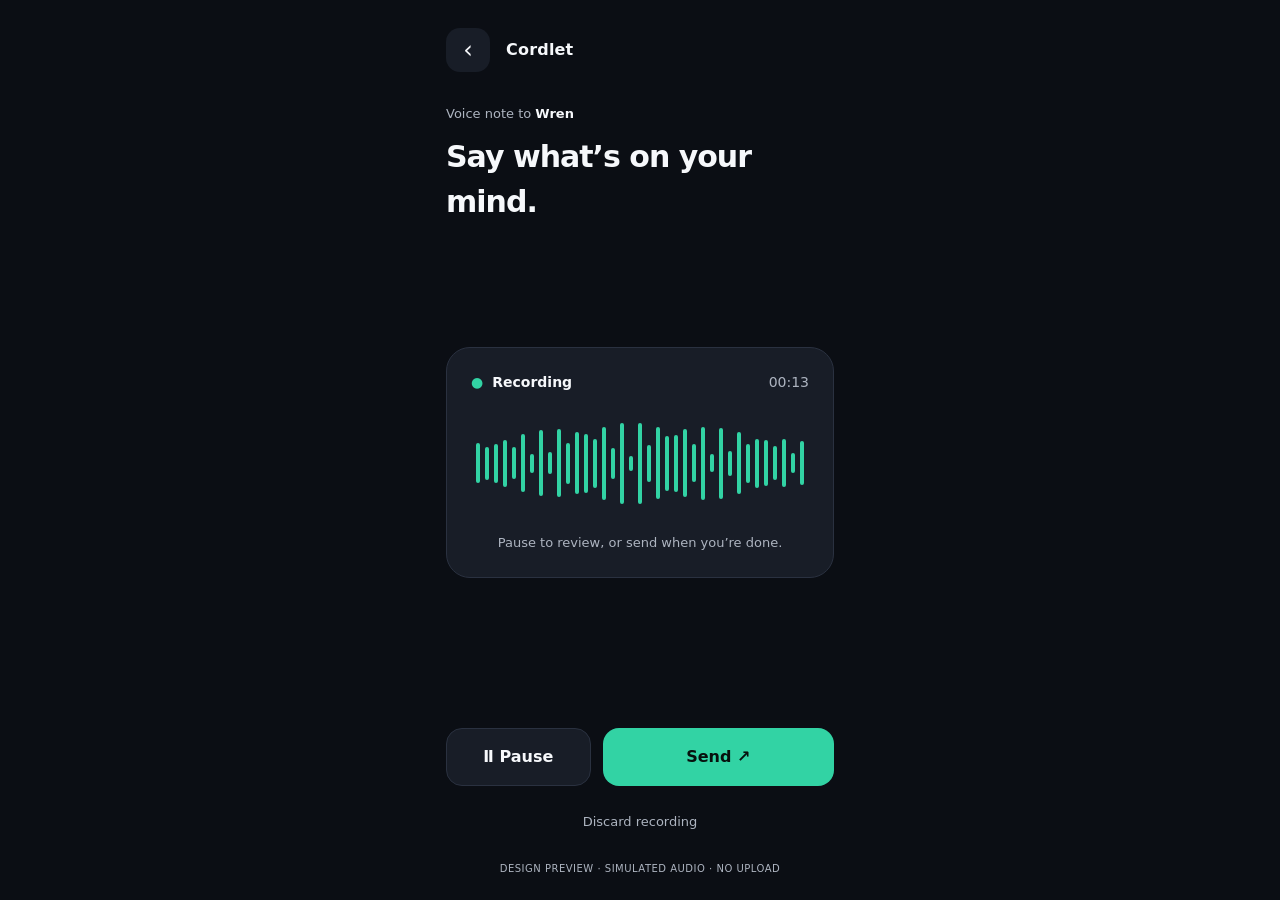
<file: sketches/voice-simple/index.html>
<!doctype html><html lang="en"><head><meta charset="utf-8"><meta name="viewport" content="width=device-width,initial-scale=1"><title>Cordlet · Simple voice</title><link rel="stylesheet" href="../theme/tokens.css"><style>
*{box-sizing:border-box}body{margin:0;background:var(--background);color:var(--text);font:16px/1.5 system-ui,sans-serif}main{max-width:440px;margin:auto;min-height:100svh;padding:28px 26px 24px;display:flex;flex-direction:column}header{display:flex;align-items:center;gap:16px}button{font:inherit;cursor:pointer;border:none}button:focus-visible{outline:2px solid var(--secondary);outline-offset:4px}.back{background:var(--surface);color:var(--text);width:44px;height:44px;border-radius:14px;font-size:24px}header span{font-weight:650;letter-spacing:.2px}.dest{margin:32px 0 0;color:var(--text-secondary);font-size:13px}.dest strong{color:var(--text);font-weight:550}h1{font-size:30px;letter-spacing:-1px;font-weight:600;margin:10px 0 0}.card{margin:auto 0;background:var(--surface);border:1px solid var(--outline);border-radius:var(--radius-panel);padding:24px}.top{display:flex;justify-content:space-between;align-items:center}.live{font-size:14px;font-weight:550}.live:before{content:'●';color:var(--primary);margin-right:9px}.time{font-size:14px;color:var(--text-secondary);font-variant-numeric:tabular-nums}.wave{height:140px;display:flex;align-items:center;justify-content:center;gap:5px;overflow:hidden}.wave i{width:4px;flex-shrink:0;background:var(--primary);border-radius:3px;animation:level .8s ease-in-out infinite alternate}@keyframes level{to{transform:scaleY(.35)}}body.paused .wave i,body.sent .wave i{animation-play-state:paused}.hint{font-size:13px;text-align:center;color:var(--text-secondary);margin:0}.review{display:none;margin:14px auto 0;background:var(--surface-inset);color:var(--secondary);border:1px solid var(--outline);border-radius:12px;padding:10px 18px}body.paused .review{display:block}.controls{display:grid;grid-template-columns:1fr 1.6fr;gap:12px;margin-top:26px}.controls button{height:58px;border-radius:var(--radius-control);font-weight:650}.pause{background:var(--surface);border:1px solid var(--outline);color:var(--text)}.send{background:var(--primary);color:var(--on-primary)}.discard{align-self:center;margin:16px 0 20px;background:transparent;color:var(--text-secondary);font-size:13px;padding:10px}.demo{text-align:center;font-size:10px;letter-spacing:.5px;color:var(--text-secondary);margin:0}.controls button:disabled{opacity:.5;cursor:default}
</style></head><body><main><header><button class="back" aria-label="Back" onclick="document.getElementById('hint').textContent='Back to composer (preview only)'">‹</button><span>Cordlet</span></header><p class="dest">Voice note to <strong>Wren</strong></p><h1>Say what’s on your mind.</h1><section class="card"><div class="top"><span class="live" id="state">Recording</span><span class="time" id="time">00:12</span></div><div class="wave" id="wave" aria-label="Simulated microphone activity"></div><p class="hint" id="hint">Pause to review, or send when you’re done.</p><button class="review" id="play" onclick="this.textContent=this.textContent.includes('Play')?'Ⅱ Stop preview':'▷ Play recording'">▷ Play recording</button></section><div class="controls"><button class="pause" id="pause">Ⅱ Pause</button><button class="send" id="send">Send ↗</button></div><button class="discard" id="discard">Discard recording</button><p class="demo">DESIGN PREVIEW · SIMULATED AUDIO · NO UPLOAD</p></main><script>
const wave=document.getElementById('wave');for(let i=0;i<43;i++){const bar=document.createElement('i');bar.style.height=(12+Math.abs(Math.sin(i*1.73))*70*(.3+.7*Math.sin(Math.PI*i/42)))+'px';bar.style.animationDelay=(-i*.13)+'s';wave.appendChild(bar)}let paused=false,secs=12,sending=false,sent=false;const state=document.getElementById('state'),pause=document.getElementById('pause'),send=document.getElementById('send'),hint=document.getElementById('hint');setInterval(()=>{if(!paused&&!sending&&!sent){secs++;document.getElementById('time').textContent=String(Math.floor(secs/60)).padStart(2,'0')+':'+String(secs%60).padStart(2,'0')}},1000);pause.onclick=()=>{paused=!paused;document.body.classList.toggle('paused',paused);state.textContent=paused?'Paused':'Recording';pause.textContent=paused?'● Resume':'Ⅱ Pause';hint.textContent=paused?'Listen back, resume, or send.':'Pause to review, or send when you’re done.'};send.onclick=()=>{sending=true;document.body.classList.remove('paused');document.body.classList.add('sent');state.textContent='Sending…';send.disabled=pause.disabled=true;hint.textContent='Uploading recording (simulated).';setTimeout(()=>{state.textContent='Accepted by Hermes';hint.textContent='Reply will arrive in Discord (simulated).';send.textContent='Accepted ✓';sent=true;sending=false},1000)};document.getElementById('discard').onclick=()=>location.reload();
</script></body></html>
</file>
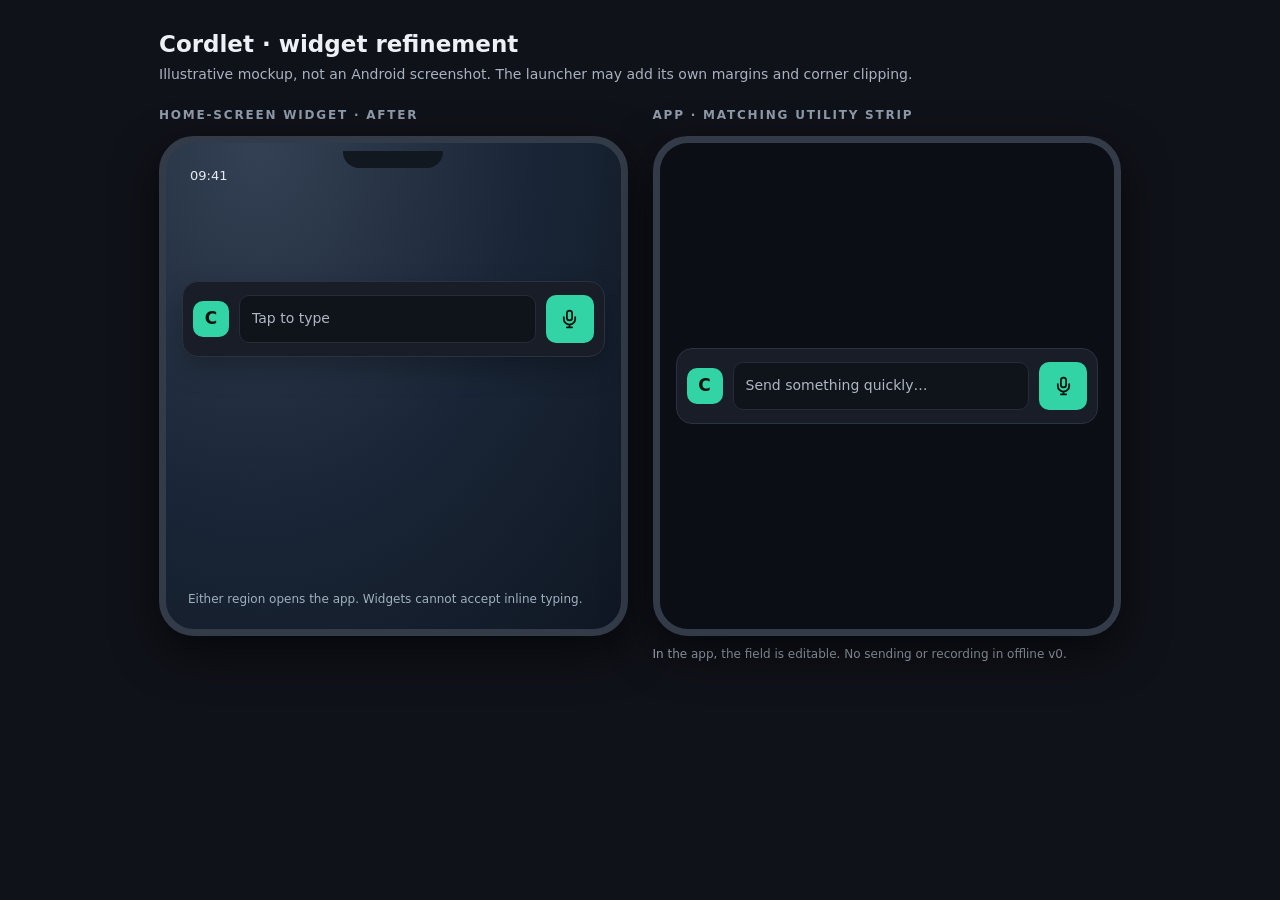
<file: docs/widget-after-preview.html>
<!doctype html><html lang="en"><head><meta charset="utf-8"><meta name="viewport" content="width=device-width,initial-scale=1"><title>Cordlet widget refinement — illustration</title><style>*{box-sizing:border-box}body{margin:0;background:#101219;color:#edf1f5;font:14px/1.4 system-ui,-apple-system,Segoe UI,sans-serif}.page{max-width:1010px;margin:0 auto;padding:28px 24px 36px}h1{font-size:23px;margin:0 0 5px}p{color:#a8b2c0;margin:0 0 22px}.compare{display:flex;gap:25px;align-items:flex-start}.panel{flex:1;min-width:0}.label{color:#8f9baa;font-size:12px;text-transform:uppercase;letter-spacing:.15em;font-weight:700;margin:0 0 12px}.phone{height:500px;border:7px solid #333b49;border-radius:35px;background:radial-gradient(ellipse at 20% 0%,#344154 0%,#192536 55%,#101723 100%);position:relative;overflow:hidden;padding:24px 16px;box-shadow:0 16px 45px #0009}.phone:before{content:"";position:absolute;top:8px;left:39%;width:22%;height:17px;background:#121820;border-radius:0 0 16px 16px}.clock{font-size:13px;color:#e3ebee;margin:0 0 96px 8px}.widget{width:100%;height:76px;display:flex;align-items:center;gap:10px;background:#181d27;border:1px solid #2a3140;border-radius:16px;padding:10px;box-shadow:0 12px 28px #0004}.brand{width:36px;height:36px;flex:none;display:grid;place-items:center;background:#32d3a4;border-radius:10px;color:#07110e;font-size:17px;font-weight:900}.well{height:48px;min-width:0;flex:1;display:flex;align-items:center;border:1px solid #252c38;border-radius:10px;background:#0f131a;color:#aeb7c3;padding:0 12px;white-space:nowrap;overflow:hidden;text-overflow:ellipsis}.mic{width:48px;height:48px;flex:none;display:grid;place-items:center;border-radius:10px;background:#32d3a4;color:#07110e}.mic svg{width:21px;height:21px;fill:none;stroke:currentColor;stroke-width:2;stroke-linecap:round;stroke-linejoin:round}.caption{position:absolute;bottom:21px;left:22px;right:22px;color:#9fb0bf;font-size:12px}.app{position:absolute;inset:0;background:#0b0e14;display:flex;align-items:center;padding:0 16px}.app .widget{box-shadow:none}.screen-note{margin-top:10px;color:#aab4c0;font-size:12px}@media(max-width:750px){.compare{flex-direction:column}.panel{width:100%}.phone{height:420px}.clock{margin-bottom:70px}}</style></head><body><main class="page"><h1>Cordlet · widget refinement</h1><p>Illustrative mockup, not an Android screenshot. The launcher may add its own margins and corner clipping.</p><div class="compare"><section class="panel"><div class="label">Home-screen widget · after</div><div class="phone"><div class="clock">09:41</div><div class="widget"><div class="brand">C</div><div class="well">Tap to type</div><div class="mic"><svg viewBox="0 0 24 24" aria-hidden="true"><rect x="9" y="3" width="6" height="11" rx="3"/><path d="M5.5 10.5v2a6.5 6.5 0 0 0 13 0v-2M12 19v3m-3 0h6"/></svg></div></div><div class="caption">Either region opens the app. Widgets cannot accept inline typing.</div></div></section><section class="panel"><div class="label">App · matching Utility Strip</div><div class="phone"><div class="app"><div class="widget"><div class="brand">C</div><div class="well">Send something quickly…</div><div class="mic"><svg viewBox="0 0 24 24" aria-hidden="true"><rect x="9" y="3" width="6" height="11" rx="3"/><path d="M5.5 10.5v2a6.5 6.5 0 0 0 13 0v-2M12 19v3m-3 0h6"/></svg></div></div></div></div><div class="screen-note">In the app, the field is editable. No sending or recording in offline v0.</div></section></div></main></body></html>
</file>
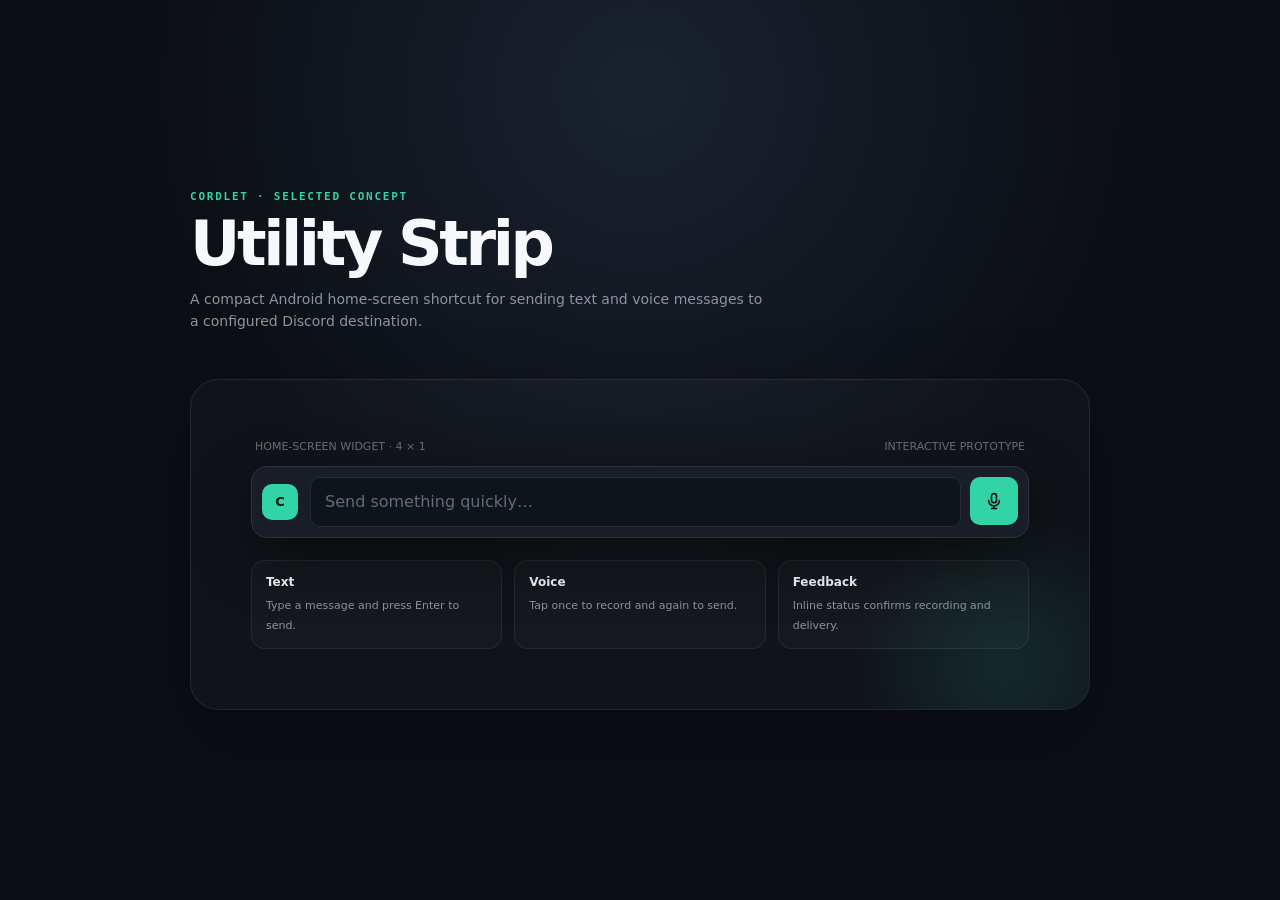
<file: docs/widget-preview.html>
<!doctype html>
<html lang="en">
<head>
<meta charset="utf-8" />
<meta name="viewport" content="width=device-width, initial-scale=1" />
<title>Cordlet — Utility Strip Preview</title>
<style>
  :root{--bg:#0b0e14;--panel:#181d27;--well:#0f131a;--line:#2a3140;--text:#f6f8fb;--muted:#8c94a3;--mint:#32d3a4;--red:#ff5f74}
  *{box-sizing:border-box}html{color-scheme:dark}body{margin:0;min-height:100vh;background:radial-gradient(circle at 50% 10%,#1a2230 0,#0b0e14 48%);color:var(--text);font-family:Inter,ui-sans-serif,system-ui,-apple-system,"Segoe UI",sans-serif;display:grid;place-items:center}
  button,input{font:inherit}.page{width:min(900px,calc(100% - 32px));padding:54px 0}.eyebrow{font:700 11px ui-monospace,SFMono-Regular,Menlo,monospace;letter-spacing:.16em;text-transform:uppercase;color:var(--mint);margin-bottom:11px}h1{font-size:clamp(34px,7vw,62px);letter-spacing:-.055em;line-height:.96;margin:0 0 14px}.intro{max-width:580px;color:var(--muted);line-height:1.6;font-size:14px;margin:0 0 46px}
  .stage{background:rgba(255,255,255,.025);border:1px solid rgba(255,255,255,.08);border-radius:28px;padding:clamp(22px,6vw,60px);box-shadow:0 30px 80px rgba(0,0,0,.25);position:relative;overflow:hidden}.stage:before{content:"";position:absolute;inset:auto -80px -120px auto;width:330px;height:330px;background:radial-gradient(circle,rgba(50,211,164,.12),transparent 67%);pointer-events:none}
  .home-label{display:flex;justify-content:space-between;gap:12px;color:#686f7c;font-size:11px;margin:0 4px 13px}.widget{position:relative;width:100%;display:flex;align-items:center;gap:12px;background:var(--panel);border:1px solid var(--line);border-radius:16px;padding:10px;box-shadow:0 20px 60px rgba(0,0,0,.42);transition:.2s transform,.2s box-shadow}.widget:hover{transform:translateY(-2px);box-shadow:0 24px 70px rgba(0,0,0,.5)}
  .avatar{width:36px;height:36px;flex:0 0 36px;border-radius:10px;background:var(--mint);color:#07110e;display:grid;place-items:center;font-weight:850;font-size:13px}.composer{display:flex;gap:9px;flex:1;min-width:0}.input-wrap{position:relative;flex:1;min-width:0;background:var(--well);border:1px solid #252c38;border-radius:10px}input{width:100%;height:48px;background:transparent;border:0;outline:0;color:var(--text);padding:0 14px;border-radius:10px}input::placeholder{color:#636b79}.mic{width:48px;height:48px;flex:0 0 48px;border:0;border-radius:10px;background:var(--mint);color:#07110e;display:grid;place-items:center;cursor:pointer;transition:.16s transform,.16s background,.16s box-shadow}.mic:hover{transform:scale(1.04)}.mic:active{transform:scale(.96)}.mic svg{width:20px;height:20px;fill:none;stroke:currentColor;stroke-width:1.9;stroke-linecap:round;stroke-linejoin:round}.recording .mic{background:var(--red);color:white;box-shadow:0 0 0 6px rgba(255,95,116,.13)}.recording .mic svg{animation:pulse .8s ease-in-out infinite alternate}@keyframes pulse{to{transform:scale(.76);opacity:.65}}
  .status{position:absolute;left:14px;bottom:4px;color:var(--muted);font-size:9px;opacity:0;transform:translateY(3px);transition:.18s}.has-status .status{opacity:1;transform:none}.has-status input{padding-bottom:12px}.notes{display:grid;grid-template-columns:repeat(3,1fr);gap:12px;margin-top:22px}.note{border:1px solid rgba(255,255,255,.07);background:rgba(255,255,255,.025);border-radius:14px;padding:14px}.note strong{font-size:12px;display:block;margin-bottom:5px}.note span{font-size:11px;line-height:1.45;color:var(--muted)}.toast{position:fixed;left:50%;bottom:26px;transform:translate(-50%,18px);opacity:0;background:#f5f6f8;color:#13161c;border-radius:999px;padding:11px 16px;font-size:12px;font-weight:750;box-shadow:0 14px 45px rgba(0,0,0,.4);transition:.22s;pointer-events:none}.toast.show{opacity:1;transform:translate(-50%,0)}
  @media(max-width:620px){.page{padding:32px 0}.stage{padding:22px 14px}.widget{gap:9px}.avatar{width:32px;height:32px;flex-basis:32px}.notes{grid-template-columns:1fr}.home-label span:last-child{display:none}}
  @media(prefers-reduced-motion:reduce){*{animation:none!important;transition:none!important}}
</style>
</head>
<body>
<main class="page">
  <div class="eyebrow">Cordlet · selected concept</div>
  <h1>Utility Strip</h1>
  <p class="intro">A compact Android home-screen shortcut for sending text and voice messages to a configured Discord destination.</p>
  <section class="stage">
    <div class="home-label"><span>HOME-SCREEN WIDGET · 4 × 1</span><span>INTERACTIVE PROTOTYPE</span></div>
    <div class="widget">
      <div class="avatar">C</div>
      <div class="composer">
        <div class="input-wrap"><input aria-label="Discord message" placeholder="Send something quickly…" autofocus /><span class="status" aria-live="polite"></span></div>
        <button class="mic" aria-label="Record voice message"><svg viewBox="0 0 24 24"><rect x="9" y="3" width="6" height="11" rx="3"/><path d="M5.5 11.5a6.5 6.5 0 0 0 13 0M12 18v3M9 21h6"/></svg></button>
      </div>
    </div>
    <div class="notes">
      <div class="note"><strong>Text</strong><span>Type a message and press Enter to send.</span></div>
      <div class="note"><strong>Voice</strong><span>Tap once to record and again to send.</span></div>
      <div class="note"><strong>Feedback</strong><span>Inline status confirms recording and delivery.</span></div>
    </div>
  </section>
</main>
<div class="toast" role="status" aria-live="polite"></div>
<script>
  const widget=document.querySelector('.widget'),input=document.querySelector('input'),mic=document.querySelector('.mic'),status=document.querySelector('.status'),toast=document.querySelector('.toast');let recording=false,timer,started,toastTimer;
  function notify(text){toast.textContent=text;toast.classList.add('show');clearTimeout(toastTimer);toastTimer=setTimeout(()=>toast.classList.remove('show'),1700)}
  function clearStatus(){setTimeout(()=>widget.classList.remove('has-status'),1800)}
  input.addEventListener('keydown',e=>{if(e.key==='Enter'&&input.value.trim()){const msg=input.value.trim();input.value='';status.textContent='Sent to Discord';widget.classList.add('has-status');notify('Message sent · “'+msg.slice(0,34)+(msg.length>34?'…':'')+'”');clearStatus()}});
  mic.addEventListener('click',()=>{recording=!recording;if(recording){widget.classList.add('recording','has-status');started=Date.now();status.textContent='Recording · 0:00';timer=setInterval(()=>{const s=Math.floor((Date.now()-started)/1000);status.textContent='Recording · 0:'+String(s).padStart(2,'0')+' · tap to send'},500)}else{clearInterval(timer);widget.classList.remove('recording');status.textContent='Voice message sent';notify('Voice message sent to Discord');clearStatus()}});
</script>
</body>
</html>
</file>
<file: sketches/theme/tokens.css>
:root {
  /* Existing Cordlet Android palette, with named roles. */
  --background: #0B0E14;
  --surface: #181D27;
  --surface-inset: #0F131A;
  --primary: #32D3A4;
  --on-primary: #07110E;
  --text: #F6F8FB;
  --text-secondary: #ADB4C0;
  --outline: #2A3140;
  /* Proposed secondary: cool blue, subordinate to mint. */
  --secondary: #8EAEE8;
  --error: #FF5F74;
  --radius-panel: 24px;
  --radius-control: 16px;
}
</file>
